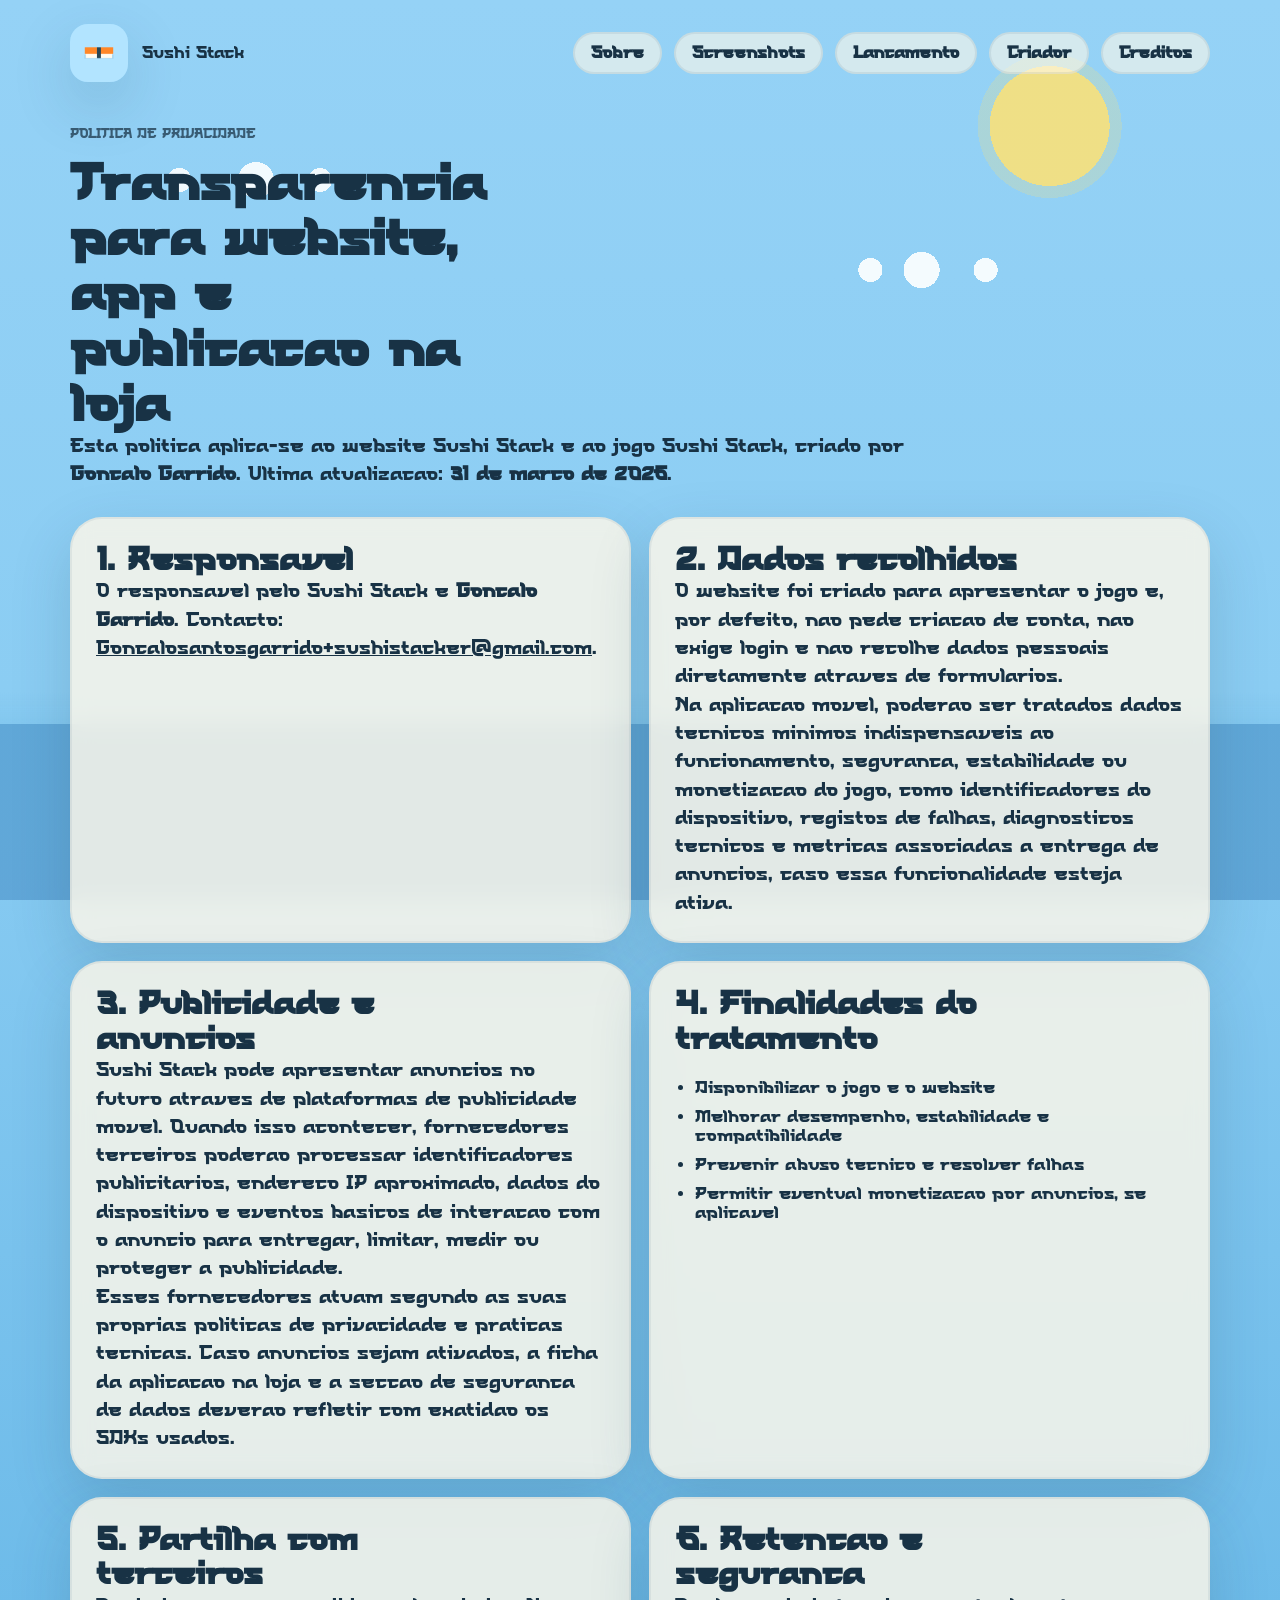
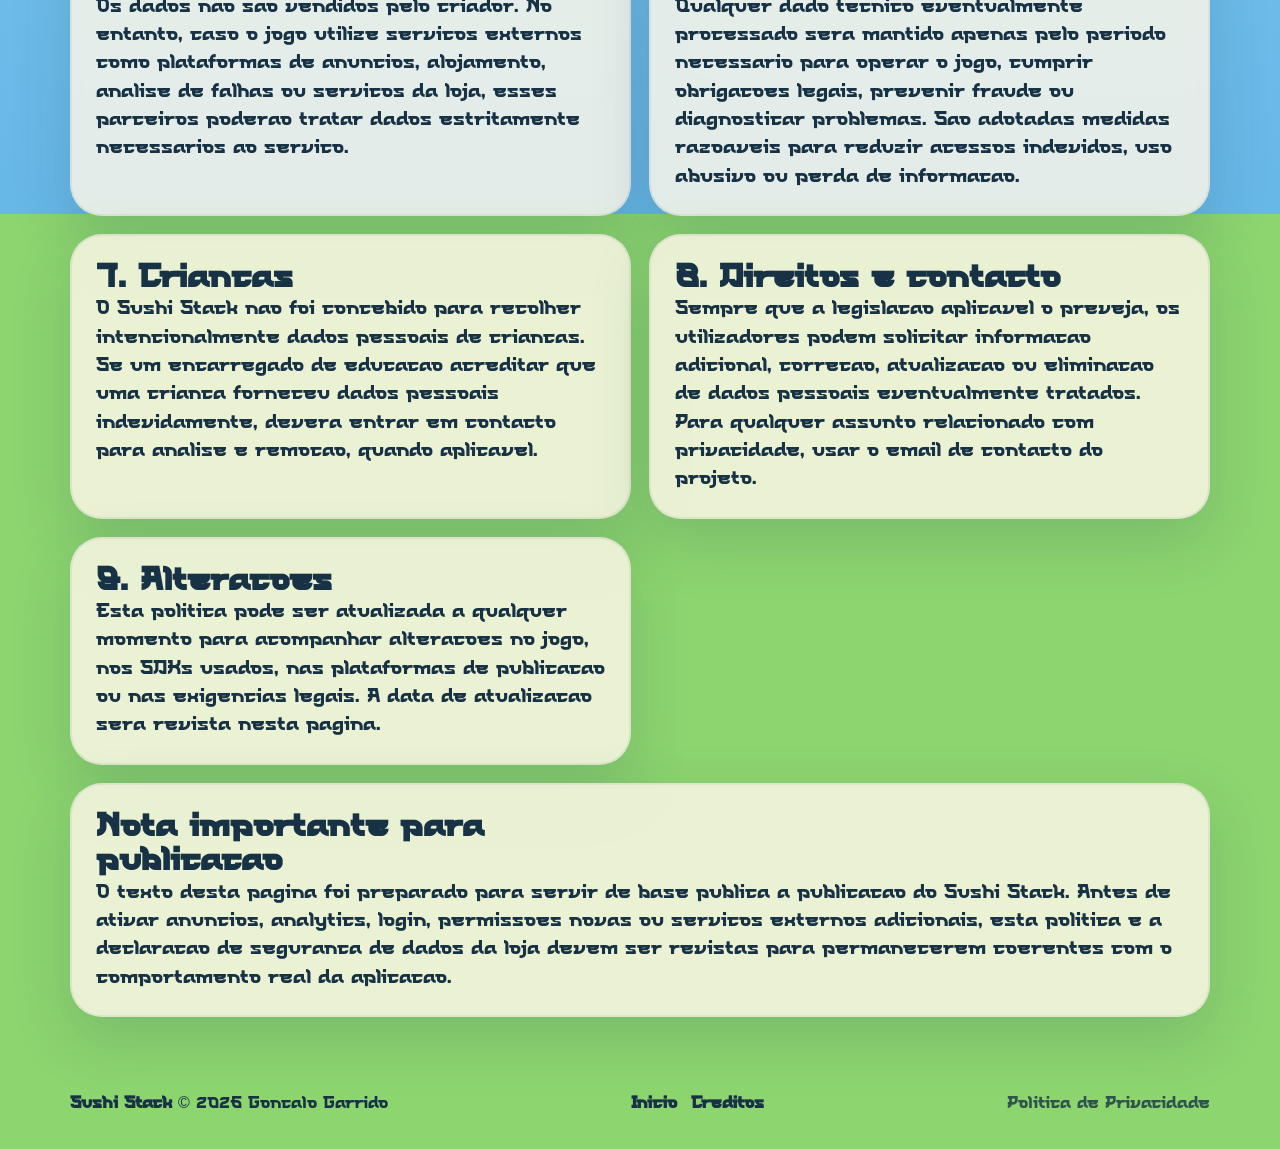
<file: privacidade.html>
<!DOCTYPE html>
<html lang="pt-PT">
<head>
  <meta charset="UTF-8">
  <meta name="viewport" content="width=device-width, initial-scale=1.0">
  <title>Política de Privacidade | Sushi Stack</title>
  <meta name="description" content="Política de privacidade do website e do jogo Sushi Stack, incluindo informação sobre anúncios e contacto do programador.">
  <link rel="icon" type="image/png" href="Res/Icon/icon.png">
  <link rel="stylesheet" href="styles.css">
</head>
<body>
  <div class="sky-orbs" aria-hidden="true"></div>
  <header class="site-header">
    <a class="brand" href="index.html">
      <img src="Res/Icon/icon.png" alt="Ícone do Sushi Stack">
      <span>Sushi Stack</span>
    </a>
    <nav class="site-nav" aria-label="Navegação principal">
      <a href="index.html#sobre">Sobre</a>
      <a href="index.html#galeria">Screenshots</a>
      <a href="index.html#disponibilidade">Lançamento</a>
      <a href="index.html#criador">Criador</a>
      <a href="creditos.html">Créditos</a>
    </nav>
  </header>

  <main class="section-shell legal-shell">
    <section class="legal-hero">
      <p class="eyebrow">Política de Privacidade</p>
      <h1>Transparência para website, app e publicação na loja</h1>
      <p>
        Esta política aplica-se ao website Sushi Stack e ao jogo Sushi Stack, criado por <strong>Gonçalo Garrido</strong>.
        Última atualização: <strong>31 de março de 2026</strong>.
      </p>
    </section>

    <section class="legal-grid">
      <article class="legal-card">
        <h2>1. Responsável</h2>
        <p>
          O responsável pelo Sushi Stack é <strong>Gonçalo Garrido</strong>.
          Contacto: <a href="mailto:Goncalosantosgarrido+sushistacker@gmail.com">Goncalosantosgarrido+sushistacker@gmail.com</a>.
        </p>
      </article>

      <article class="legal-card">
        <h2>2. Dados recolhidos</h2>
        <p>
          O website foi criado para apresentar o jogo e, por defeito, não pede criação de conta, não exige login
          e não recolhe dados pessoais diretamente através de formulários.
        </p>
        <p>
          Na aplicação móvel, poderão ser tratados dados técnicos mínimos indispensáveis ao funcionamento, segurança,
          estabilidade ou monetização do jogo, como identificadores do dispositivo, registos de falhas, diagnósticos
          técnicos e métricas associadas à entrega de anúncios, caso essa funcionalidade esteja ativa.
        </p>
      </article>

      <article class="legal-card">
        <h2>3. Publicidade e anúncios</h2>
        <p>
          Sushi Stack pode apresentar anúncios no futuro através de plataformas de publicidade móvel. Quando isso acontecer,
          fornecedores terceiros poderão processar identificadores publicitários, endereço IP aproximado, dados do dispositivo
          e eventos básicos de interação com o anúncio para entregar, limitar, medir ou proteger a publicidade.
        </p>
        <p>
          Esses fornecedores atuam segundo as suas próprias políticas de privacidade e práticas técnicas. Caso anúncios sejam
          ativados, a ficha da aplicação na loja e a secção de segurança de dados deverão refletir com exatidão os SDKs usados.
        </p>
      </article>

      <article class="legal-card">
        <h2>4. Finalidades do tratamento</h2>
        <ul class="legal-list">
          <li>Disponibilizar o jogo e o website</li>
          <li>Melhorar desempenho, estabilidade e compatibilidade</li>
          <li>Prevenir abuso técnico e resolver falhas</li>
          <li>Permitir eventual monetização por anúncios, se aplicável</li>
        </ul>
      </article>

      <article class="legal-card">
        <h2>5. Partilha com terceiros</h2>
        <p>
          Os dados não são vendidos pelo criador. No entanto, caso o jogo utilize serviços externos como plataformas de anúncios,
          alojamento, análise de falhas ou serviços da loja, esses parceiros poderão tratar dados estritamente necessários ao serviço.
        </p>
      </article>

      <article class="legal-card">
        <h2>6. Retenção e segurança</h2>
        <p>
          Qualquer dado técnico eventualmente processado será mantido apenas pelo período necessário para operar o jogo,
          cumprir obrigações legais, prevenir fraude ou diagnosticar problemas. São adotadas medidas razoáveis para reduzir
          acessos indevidos, uso abusivo ou perda de informação.
        </p>
      </article>

      <article class="legal-card">
        <h2>7. Crianças</h2>
        <p>
          O Sushi Stack não foi concebido para recolher intencionalmente dados pessoais de crianças. Se um encarregado de educação
          acreditar que uma criança forneceu dados pessoais indevidamente, deverá entrar em contacto para análise e remoção,
          quando aplicável.
        </p>
      </article>

      <article class="legal-card">
        <h2>8. Direitos e contacto</h2>
        <p>
          Sempre que a legislação aplicável o preveja, os utilizadores podem solicitar informação adicional, correção,
          atualização ou eliminação de dados pessoais eventualmente tratados. Para qualquer assunto relacionado com privacidade,
          usar o email de contacto do projeto.
        </p>
      </article>

      <article class="legal-card">
        <h2>9. Alterações</h2>
        <p>
          Esta política pode ser atualizada a qualquer momento para acompanhar alterações no jogo, nos SDKs usados,
          nas plataformas de publicação ou nas exigências legais. A data de atualização será revista nesta página.
        </p>
      </article>
    </section>

    <section class="legal-note">
      <h2>Nota importante para publicação</h2>
      <p>
        O texto desta página foi preparado para servir de base pública à publicação do Sushi Stack. Antes de ativar anúncios,
        analytics, login, permissões novas ou serviços externos adicionais, esta política e a declaração de segurança de dados
        da loja devem ser revistas para permanecerem coerentes com o comportamento real da aplicação.
      </p>
    </section>
  </main>

  <footer class="site-footer">
    <p><strong>Sushi Stack</strong> © <span id="year"></span> Gonçalo Garrido</p>
    <div class="footer-links">
      <a href="index.html">Início</a>
      <a href="creditos.html">Créditos</a>
    </div>
    <p class="footer-legal"><a href="privacidade.html" aria-current="page">Política de Privacidade</a></p>
  </footer>

  <script src="script.js"></script>
</body>
</html>
</file>
<file: styles.css>
@font-face {
  font-family: "Majime";
  src:
    url("Res/Fonts/Majime.otf") format("opentype"),
    url("Res/Fonts/Majime.ttf") format("truetype");
  font-display: swap;
}

:root {
  --sky-top: #95d2f6;
  --sky-bottom: #67b7e7;
  --sea: #5ea5d6;
  --foam: #f2f9ff;
  --sun: #ffe172;
  --rice: #fff8ea;
  --salmon: #ff8a2b;
  --tuna: #ed6257;
  --lime: #8dd61e;
  --wood: #8c5d37;
  --nori: #243f52;
  --ink: #183245;
  --paper: rgba(255, 248, 234, 0.82);
  --shadow: 0 22px 60px rgba(27, 65, 90, 0.18);
  --radius-xl: 32px;
  --radius-lg: 22px;
  --radius-md: 16px;
  --shell: min(1140px, calc(100vw - 32px));
}

* {
  box-sizing: border-box;
}

*::before,
*::after {
  box-sizing: border-box;
}

html {
  scroll-behavior: smooth;
}

body {
  margin: 0;
  color: var(--ink);
  font-family: "Majime", "Trebuchet MS", sans-serif;
  background:
    linear-gradient(180deg, var(--sky-top) 0%, #8bcdf3 25%, var(--sky-bottom) 66%, #8dd56f 66%, #8dd56f 100%);
  min-height: 100vh;
  position: relative;
}

body::after {
  content: "";
  position: fixed;
  inset: auto 0 0 0;
  height: 23vh;
  background:
    linear-gradient(180deg, rgba(255, 255, 255, 0) 0%, rgba(102, 181, 225, 0.18) 15%, rgba(94, 165, 214, 0.95) 15%, rgba(94, 165, 214, 0.95) 100%);
  z-index: -1;
}

img {
  max-width: 100%;
  display: block;
  image-orientation: from-image;
}

a {
  color: inherit;
  overflow-wrap: anywhere;
  word-break: break-word;
}

.sky-orbs {
  position: fixed;
  inset: 0;
  background:
    radial-gradient(circle at 82% 14%, rgba(255, 226, 114, 0.85) 0 60px, rgba(255, 226, 114, 0.22) 60px 72px, transparent 72px),
    radial-gradient(circle at 14% 20%, rgba(255, 255, 255, 0.88) 0 12px, transparent 12px),
    radial-gradient(circle at 20% 20%, rgba(255, 255, 255, 0.88) 0 18px, transparent 18px),
    radial-gradient(circle at 25% 20%, rgba(255, 255, 255, 0.88) 0 12px, transparent 12px),
    radial-gradient(circle at 68% 30%, rgba(255, 255, 255, 0.9) 0 12px, transparent 12px),
    radial-gradient(circle at 72% 30%, rgba(255, 255, 255, 0.9) 0 18px, transparent 18px),
    radial-gradient(circle at 77% 30%, rgba(255, 255, 255, 0.9) 0 12px, transparent 12px);
  pointer-events: none;
  z-index: -2;
}

.site-header,
.site-footer,
.section-shell {
  width: var(--shell);
  margin-inline: auto;
  min-width: 0;
}

.site-header {
  display: flex;
  align-items: center;
  justify-content: space-between;
  gap: 24px;
  padding: 24px 0 10px;
}

.brand {
  display: inline-flex;
  align-items: center;
  gap: 14px;
  text-decoration: none;
  font-family: "Majime", "Trebuchet MS", sans-serif;
  font-size: 1rem;
  min-width: 0;
  flex-wrap: wrap;
}

.brand img {
  width: 58px;
  height: 58px;
  object-fit: cover;
  border-radius: 18px;
  box-shadow: var(--shadow);
}

.site-nav {
  display: flex;
  flex-wrap: wrap;
  gap: 12px;
}

.site-nav a {
  text-decoration: none;
  padding: 10px 16px;
  border-radius: 999px;
  background: rgba(255, 248, 234, 0.6);
  border: 2px solid rgba(36, 63, 82, 0.08);
  font-weight: 700;
}

.site-nav a[aria-current="page"] {
  background: var(--rice);
  border-color: rgba(36, 63, 82, 0.18);
}

main {
  padding-bottom: 56px;
}

.hero {
  display: grid;
  grid-template-columns: 1.1fr 0.9fr;
  gap: 34px;
  align-items: center;
  padding: 28px 0 24px;
}

.hero > *,
.split-section > *,
.author-strip > *,
.mini-grid > *,
.platform-grid > *,
.gallery-grid > *,
.credits-layout > *,
.legal-grid > * {
  min-width: 0;
}

.eyebrow {
  margin: 0 0 12px;
  font-family: "Majime", "Trebuchet MS", sans-serif;
  font-size: 0.82rem;
  color: rgba(24, 50, 69, 0.74);
  text-transform: uppercase;
}

h1,
h2,
h3 {
  margin: 0;
  line-height: 1.08;
  font-family: "Majime", "Trebuchet MS", sans-serif;
}

h1 {
  font-size: clamp(2.4rem, 4vw, 4.9rem);
  max-width: 12ch;
}

h2 {
  font-size: clamp(1.6rem, 2.5vw, 2.8rem);
  max-width: 18ch;
}

h3 {
  font-size: 1.2rem;
}

p {
  margin: 0;
  font-size: 1.18rem;
  line-height: 1.5;
  overflow-wrap: anywhere;
}

.hero-text {
  margin-top: 18px;
  max-width: 56ch;
}

.cta-row {
  display: flex;
  flex-wrap: wrap;
  gap: 14px;
  margin-top: 26px;
}

.button {
  display: inline-flex;
  align-items: center;
  justify-content: center;
  min-height: 52px;
  padding: 12px 22px;
  border-radius: 16px;
  text-decoration: none;
  font-weight: 800;
  font-size: 1.05rem;
  box-shadow: var(--shadow);
}

.button-primary {
  background: linear-gradient(180deg, #99eb25 0%, var(--lime) 100%);
  color: #183245;
}

.button-secondary {
  background: linear-gradient(180deg, #ff8f65 0%, var(--tuna) 100%);
  color: white;
}

.hero-points,
.legal-list {
  margin: 22px 0 0;
  padding-left: 20px;
}

.hero-points li,
.legal-list li {
  margin-top: 10px;
  font-size: 1.05rem;
}

.card-stack {
  display: grid;
  gap: 18px;
}

.floating-card,
.mini-card,
.info-panel,
.shot-card,
.platform-card,
.credits-card,
.legal-card,
.legal-note {
  border-radius: var(--radius-xl);
  background: var(--paper);
  backdrop-filter: blur(10px);
  box-shadow: var(--shadow);
  border: 2px solid rgba(36, 63, 82, 0.07);
}

.intro-card {
  padding: 18px;
  transform: rotate(-3deg);
}

.intro-card img {
  width: 100%;
  max-width: 320px;
  margin-inline: auto;
  border-radius: 28px;
}

.sprite-card {
  padding: 14px;
  transform: rotate(3deg);
}

.sprite-card img {
  border-radius: 24px;
  width: 100%;
}

.highlight-band {
  margin-top: 8px;
}

.mini-grid,
.platform-grid {
  display: grid;
  grid-template-columns: repeat(3, minmax(0, 1fr));
  gap: 18px;
}

.mini-card,
.platform-card {
  padding: 24px;
}

.mini-card h2,
.platform-card h3 {
  max-width: none;
}

.split-section,
.author-strip {
  display: grid;
  grid-template-columns: 1.1fr 0.9fr;
  gap: 24px;
  align-items: start;
  padding-top: 56px;
}

.info-panel {
  padding: 28px;
}

.info-panel dl {
  margin: 18px 0 0;
}

.info-panel div {
  padding: 14px 0;
  border-bottom: 1px solid rgba(36, 63, 82, 0.12);
}

.info-panel div:last-child {
  border-bottom: 0;
}

.info-panel dt {
  font-family: "Majime", "Trebuchet MS", sans-serif;
  margin-bottom: 4px;
  font-size: 0.9rem;
}

.info-panel dd {
  margin: 0;
  font-size: 1.1rem;
}

.section-heading {
  padding-top: 56px;
  margin-bottom: 24px;
}

.section-heading p {
  max-width: 60ch;
  margin-top: 14px;
}

.gallery-grid {
  display: grid;
  grid-template-columns: repeat(4, minmax(0, 1fr));
  gap: 18px;
}

.shot-card {
  padding: 14px;
  text-align: left;
  cursor: pointer;
  transition: transform 160ms ease, box-shadow 160ms ease;
}

.shot-card:hover,
.shot-card:focus-visible {
  transform: translateY(-6px);
}

.shot-card img {
  width: 100%;
  aspect-ratio: 9 / 19;
  object-fit: cover;
  border-radius: 22px;
}

.shot-card span {
  display: block;
  margin-top: 12px;
  font-weight: 800;
  font-size: 1rem;
}

.status-pill {
  display: inline-flex;
  padding: 8px 12px;
  border-radius: 999px;
  background: rgba(141, 214, 30, 0.18);
  color: #265700;
  font-weight: 800;
  margin-top: 12px;
}

.alt-pill {
  background: rgba(255, 138, 43, 0.16);
  color: #7a4100;
}

.author-strip {
  padding-top: 56px;
}

.compact-author-strip {
  grid-template-columns: 1fr;
}

.compact-author-strip .author-copy {
  max-width: 720px;
  padding: 28px;
  border-radius: var(--radius-xl);
  background: var(--paper);
  backdrop-filter: blur(10px);
  box-shadow: var(--shadow);
  border: 2px solid rgba(36, 63, 82, 0.07);
}

.author-photo img,
.author-card img {
  width: 100%;
  max-width: 320px;
  aspect-ratio: 1 / 1;
  object-fit: cover;
  border-radius: 28px;
  box-shadow: var(--shadow);
}

.author-copy {
  align-self: center;
}

.site-footer {
  display: flex;
  align-items: center;
  justify-content: space-between;
  gap: 16px;
  padding: 18px 0 34px;
}

.site-footer p {
  font-size: 1rem;
  overflow-wrap: anywhere;
}

.footer-links {
  display: flex;
  flex-wrap: wrap;
  gap: 14px;
}

.footer-links a {
  text-decoration: none;
  font-weight: 800;
}

.footer-legal {
  margin: 0;
  font-size: 0.88rem;
  opacity: 0.8;
}

.footer-legal a {
  text-decoration: none;
}

.legal-shell {
  padding-top: 32px;
}

.legal-hero {
  max-width: 72ch;
}

.legal-grid,
.credits-layout {
  display: grid;
  gap: 18px;
  margin-top: 28px;
}

.legal-grid {
  grid-template-columns: repeat(2, minmax(0, 1fr));
}

.credits-layout {
  grid-template-columns: repeat(2, minmax(0, 1fr));
}

.credits-card,
.legal-card,
.legal-note {
  padding: 24px;
}

.author-card {
  display: grid;
  grid-template-columns: 220px 1fr;
  gap: 20px;
  align-items: center;
}

.author-card img {
  max-width: none;
}

.legal-note {
  margin-top: 18px;
}

.shot-modal {
  width: min(420px, calc(100vw - 24px));
  border: 0;
  padding: 18px;
  border-radius: 30px;
  background: rgba(255, 248, 234, 0.96);
  box-shadow: var(--shadow);
}

.shot-modal::backdrop {
  background: rgba(20, 33, 46, 0.62);
}

.shot-modal img {
  width: 100%;
  border-radius: 22px;
}

.modal-close {
  margin-left: auto;
  display: grid;
  place-items: center;
  width: 42px;
  height: 42px;
  border: 0;
  border-radius: 999px;
  background: var(--nori);
  color: white;
  font-size: 1.6rem;
  cursor: pointer;
}

#shot-modal-title {
  margin-top: 14px;
  text-align: center;
  font-weight: 800;
}

@media (max-width: 960px) {
  .hero,
  .split-section,
  .author-strip,
  .mini-grid,
  .gallery-grid,
  .platform-grid,
  .credits-layout,
  .legal-grid {
    grid-template-columns: 1fr;
  }

  .site-header,
  .site-footer {
    flex-direction: column;
    align-items: flex-start;
  }

  .site-footer {
    width: var(--shell);
  }

  .site-nav {
    width: 100%;
  }

  .site-nav a {
    flex: 1 1 140px;
    text-align: center;
  }

  .author-card {
    grid-template-columns: 1fr;
  }
}

@media (max-width: 720px) {
  :root {
    --shell: calc(100vw - 20px);
  }

  .site-header {
    padding-top: 18px;
  }

  .brand {
    font-size: 0.86rem;
  }

  .hero {
    gap: 22px;
    padding-top: 18px;
  }

  h1 {
    max-width: none;
    font-size: clamp(2rem, 12vw, 3rem);
  }

  h2 {
    max-width: none;
    font-size: clamp(1.4rem, 8vw, 2rem);
  }

  p {
    font-size: 1.05rem;
  }

  .site-footer p,
  .footer-links a,
  .site-nav a,
  .legal-card p,
  .credits-card p,
  .info-panel dd {
    overflow-wrap: anywhere;
    word-break: break-word;
  }

  .cta-row,
  .footer-links {
    width: 100%;
  }

  .footer-legal {
    width: 100%;
  }

  .button,
  .cta-row .button {
    width: 100%;
  }

  .mini-card,
  .platform-card,
  .credits-card,
  .legal-card,
  .legal-note,
  .info-panel,
  .compact-author-strip .author-copy {
    padding: 20px;
    border-radius: 24px;
  }

  .intro-card img {
    max-width: 260px;
  }

  .shot-card {
    padding: 12px;
  }

  .shot-modal {
    padding: 12px;
    border-radius: 24px;
  }
}
</file>
